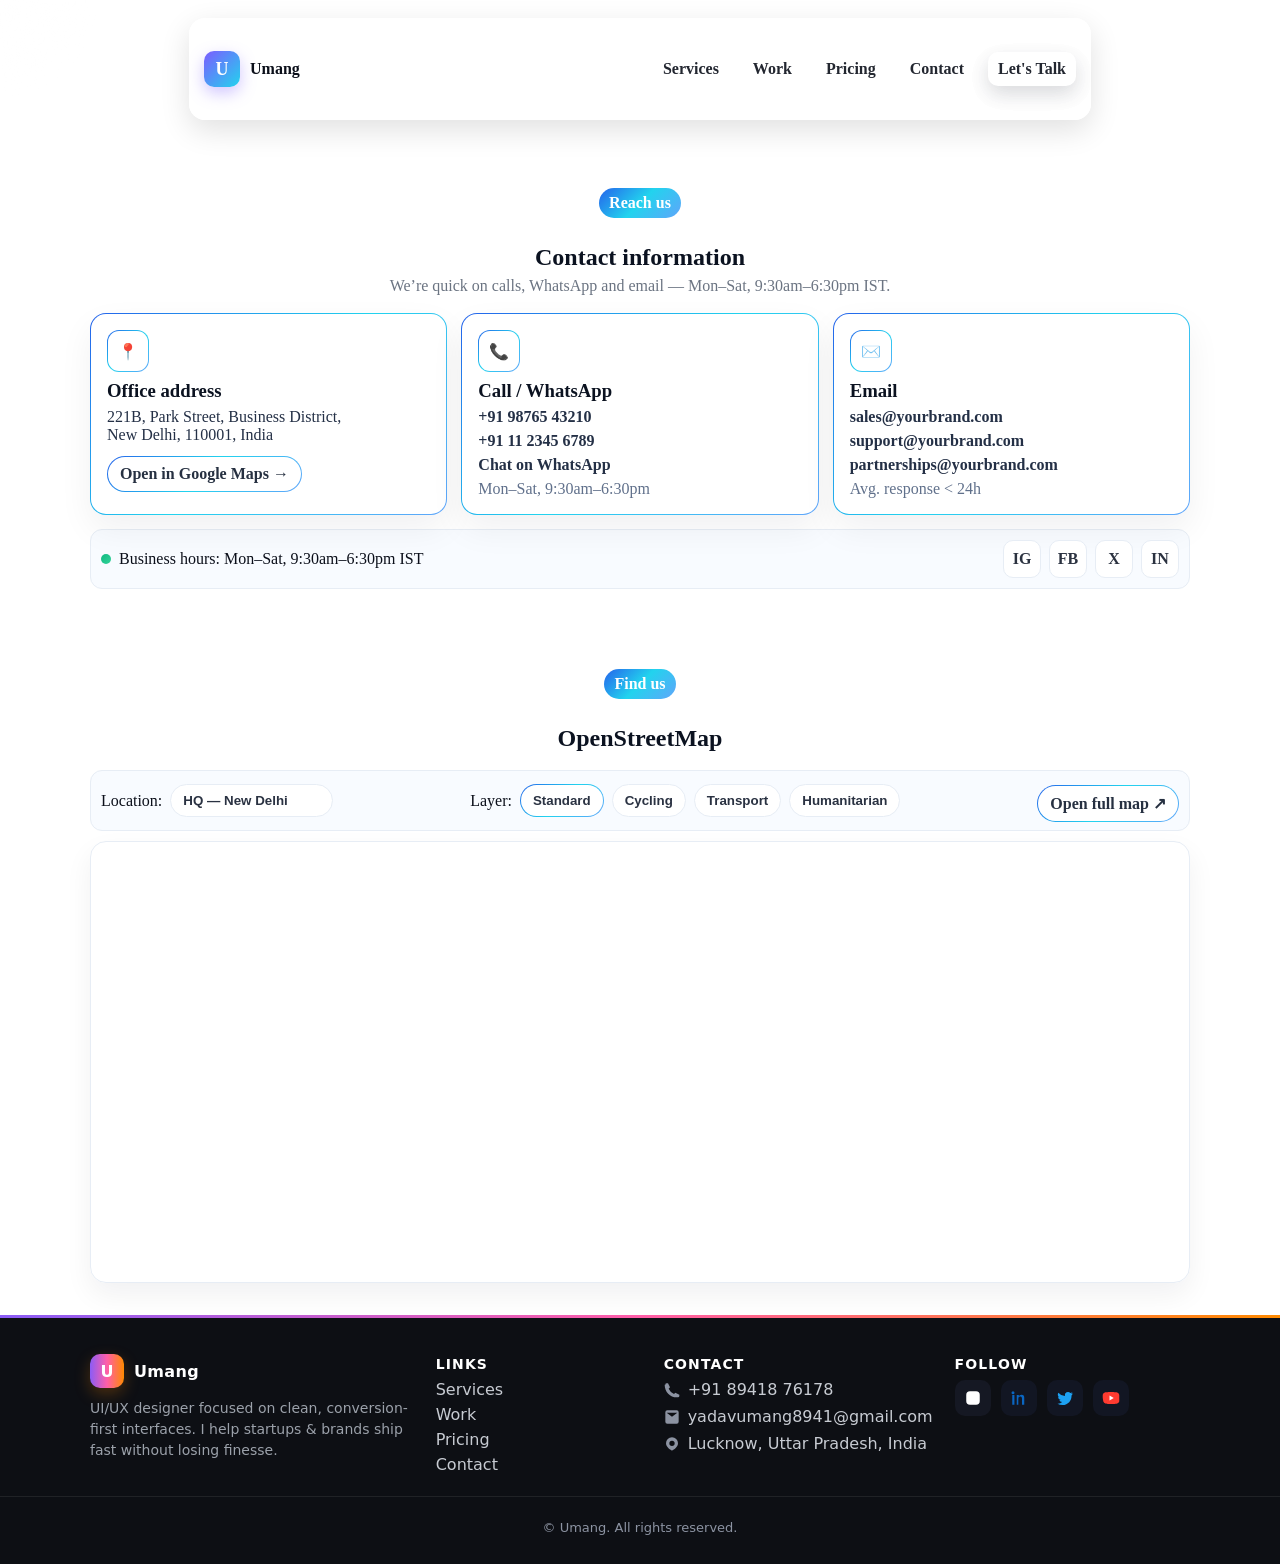
<file: contactme.html>
<!DOCTYPE html>
<html lang="en">
<head>
  <meta charset="UTF-8" />
  <meta name="viewport" content="width=device-width, initial-scale=1.0" />
  <title>Umang  Yadav</title>
  <link rel="stylesheet" href="style.css">
  <link rel="stylesheet" href="contactme.css">

</head>
<body>
  <!-- NAVBAR (user snippet integrated) -->
  <div class="nav-fixed-wrapper">
    <nav class="nav-card">
      <div class="nav-inner">
        <a class="brand" href="#">
          <span class="logo">U</span>
          <span>Umang</span>
        </a>
        <div class="nav-links">
          <a href="index.html">Services</a>
          <a href="work.html">Work</a>
          <a href="pricing.html">Pricing</a>
          <a href="contactme.html">Contact</a>
          <a class="cta-btn" href="https://wa.me/918941876178?text=Hi%20Umang%2C%20Let's%20Talk" target="_blank">Let's Talk</a>
        </div>
        <button class="hamburger" id="hamburger">
          <span class="bar"></span>
          <span class="bar"></span>
          <span class="bar"></span>
        </button>
      </div>
      <div class="mobile-menu" id="mobileMenu">
        <a href="#services">Services</a>
        <a href="work.html">Work</a>
        <a href="pricing.html">Pricing</a>
        <a href="contactme.html">Contact</a>
        <a class="cta-btn" href="https://wa.me/918941876178?text=Hi%20Umang%2C%20Let's%20Talk" target="_blank">Let's Talk</a>
      </div>
    </nav>
  </div>

  <main>
    <!-- STICKY HERO (starts right away, no blank space at top) -->

    <!-- section 2 -->
<!-- ============ CONTACT: SECTION 1 (Info cards) ============ -->
<section class="contactme-section contactme-section--info" aria-labelledby="cm-info-title">
  <div class="cm-container">
    <header class="cm-head">
      <p class="cm-eyebrow">Reach us</p>
      <h2 id="cm-info-title" class="cm-title">Contact information</h2>
      <p class="cm-sub">We’re quick on calls, WhatsApp and email — Mon–Sat, 9:30am–6:30pm IST.</p>
    </header>

    <div class="cm-grid cm-grid--3">
      <!-- Address -->
      <article class="cm-card">
        <div class="cm-ico cm-ico--pin" aria-hidden="true"></div>
        <h3 class="cm-card-title">Office address</h3>
        <p class="cm-txt">
          221B, Park Street, Business District,<br>
          New Delhi, 110001, India
        </p>
        <a class="cm-link" href="https://maps.google.com" target="_blank" rel="noopener">Open in Google Maps →</a>
      </article>

      <!-- Call / WhatsApp -->
      <article class="cm-card">
        <div class="cm-ico cm-ico--phone" aria-hidden="true"></div>
        <h3 class="cm-card-title">Call / WhatsApp</h3>
        <ul class="cm-list">
          <li><a href="tel:+919876543210">+91 98765 43210</a></li>
          <li><a href="tel:+911123456789">+91 11 2345 6789</a></li>
          <li><a href="https://wa.me/919876543210" target="_blank" rel="noopener">Chat on WhatsApp</a></li>
        </ul>
        <p class="cm-hint">Mon–Sat, 9:30am–6:30pm</p>
      </article>

      <!-- Email -->
      <article class="cm-card">
        <div class="cm-ico cm-ico--mail" aria-hidden="true"></div>
        <h3 class="cm-card-title">Email</h3>
        <ul class="cm-list">
          <li><a href="mailto:sales@yourbrand.com">sales@yourbrand.com</a></li>
          <li><a href="mailto:support@yourbrand.com">support@yourbrand.com</a></li>
          <li><a href="mailto:partnerships@yourbrand.com">partnerships@yourbrand.com</a></li>
        </ul>
        <p class="cm-hint">Avg. response &lt; 24h</p>
      </article>
    </div>

    <div class="cm-strip">
      <div class="cm-hours"><span class="cm-dot"></span> Business hours: Mon–Sat, 9:30am–6:30pm IST</div>
      <div class="cm-social" aria-label="Social">
        <a href="#" aria-label="Instagram">IG</a>
        <a href="#" aria-label="Facebook">FB</a>
        <a href="#" aria-label="X">X</a>
        <a href="#" aria-label="LinkedIn">IN</a>
      </div>
    </div>
  </div>
</section>

<!-- ============ CONTACT: SECTION 2 (Form + Help) ============ -->


<!-- ============ CONTACT: SECTION 3 (Map) ============ -->
<section class="contactme-section contactme-section--map" aria-labelledby="cm-map-title">
  <div class="cm-container">
    <header class="cm-head">
      <p class="cm-eyebrow">Find us</p>
      <h2 id="cm-map-title" class="cm-title">OpenStreetMap</h2>
      <!-- <p class="cm-sub">No API key needed — pick a view or change the layer.</p> -->
    </header>

    <div class="cm-controls" role="toolbar" aria-label="Map controls">
      <div class="cm-group">
        <label for="cm3-views">Location:</label>
        <select id="cm3-views" class="cm-select-native" aria-label="Choose location">
          <option value="hq" selected>HQ — New Delhi</option>
          <option value="branch">Branch — Hapur</option>
          <option value="intl">Intl Rep — Ghaziabad</option>
        </select>
      </div>

      <div class="cm-group">
        <span>Layer:</span>
        <button type="button" class="cm-chip is-active" data-layer="mapnik">Standard</button>
        <button type="button" class="cm-chip" data-layer="cyclemap">Cycling</button>
        <button type="button" class="cm-chip" data-layer="transportmap">Transport</button>
        <button type="button" class="cm-chip" data-layer="hot">Humanitarian</button>
      </div>

      <a id="cm3-osm-link" class="cm-link" href="#" target="_blank" rel="noopener">Open full map ↗</a>
    </div>

    <div class="cm-mapwrap">
      <iframe id="cm3-osm" class="cm-map" src="" loading="lazy" aria-label="Map"></iframe>
    </div>
  </div>
</section>

<!-- //////////////////////////////////// curser change //////////////////////////////////////// -->
        <div class="cursor-glow" id="cursorGlow"></div>
        <canvas class="particles" id="particles"></canvas>

<!-- ////////////////////////////////////////////////////////////////////////////////////////// -->
 <!-- /////////////////// section 3 ///////////////////////////// -->


<!-- ////////////////////////////////////////////////////////////////////////////////////////////////////////////////////////////// -->
 <!-- ///////////////////////////// section 4 //////////////////////////////////////// -->


<!-- ///////////////////////////////////////////////////////////////////////////////////////////////////////////////////////////////// -->
 <!-- //////////////////////////////////// section 5 ///////////////////////////////////////////////// -->


  
<!-- ///////////////////////////////////////////////////////////////////////////////////////////////////////////////////////// -->
 <!-- //////////////////////////////// section 6 ///////////////////////////// -->



<!-- ////////////////////////////////////////////////////////////////////////////////////////////////////////////////////////// -->
 <!-- /////////////////////////////////////////// section 7 /////////////////////////////////////////////////// -->



<footer class="footer-compact">
  <div class="f-container">
    <!-- Brand & about -->
    <div class="f-brand">
      <a class="f-logo" href="#">
        <span class="f-badge">U</span>
        <span class="f-name">Umang</span>
      </a>
      <p class="f-about">
        UI/UX designer focused on clean, conversion-first interfaces.
        I help startups & brands ship fast without losing finesse.
      </p>
    </div>

    <!-- Quick links -->
    <nav class="f-nav" aria-label="Footer">
      <h4>Links</h4>
      <ul>
        <li><a href="#services">Services</a></li>
        <li><a href="#work">Work</a></li>
        <li><a href="#pricing">Pricing</a></li>
        <li><a href="#contact">Contact</a></li>
      </ul>
    </nav>

    <!-- Contact -->
    <div class="f-contact">
      <h4>Contact</h4>
      <ul>
        <li>
          <svg viewBox="0 0 24 24" aria-hidden="true"><path d="M2 4a2 2 0 0 1 2-2h2l3 6-2 2a16 16 0 0 0 8 8l2-2 6 3v2a2 2 0 0 1-2 2h-2C9.163 23 1 14.837 1 4V4z" fill="currentColor"/></svg>
          <a href="tel:+918941876178">+91&nbsp;89418&nbsp;76178</a>
        </li>
        <li>
          <svg viewBox="0 0 24 24" aria-hidden="true"><path d="M2 5a3 3 0 0 1 3-3h14a3 3 0 0 1 3 3v14a3 3 0 0 1-3 3H5a3 3 0 0 1-3-3V5zm2 .5 8 6 8-6" fill="currentColor"/></svg>
          <a href="mailto:yadavumang8941@gmail.com">yadavumang8941@gmail.com</a>
        </li>
        <li>
          <svg viewBox="0 0 24 24" aria-hidden="true"><path d="M12 2a9 9 0 0 0-9 9c0 7 9 11 9 11s9-4 9-11a9 9 0 0 0-9-9zm0 5a4 4 0 1 1 0 8 4 4 0 0 1 0-8z" fill="currentColor"/></svg>
          <span>Lucknow, Uttar Pradesh, India</span>
        </li>
      </ul>
    </div>

    <!-- Social -->
    <div class="f-social">
      <h4>Follow</h4>
      <div class="f-icons">
        <a href="#" aria-label="Instagram" class="ig">
          <svg viewBox="0 0 24 24" aria-hidden="true"><rect x="3" y="3" width="18" height="18" rx="5"/><circle cx="12" cy="12" r="3.4" fill="#fff"/><circle cx="17.5" cy="6.5" r="1.4" fill="#fff"/></svg>
        </a>
        <a href="#" aria-label="LinkedIn" class="li">
          <svg viewBox="0 0 24 24" aria-hidden="true"><path d="M4 3a2 2 0 1 0 0 4 2 2 0 0 0 0-4zM3 8h2.9v13H3zM9 8h2.8v1.8h.1c.4-.8 1.5-2 3.6-2 3 0 3.5 2 3.5 4.6V21H16V13.8c0-1.7-.1-3.8-2.3-3.8-2.3 0-2.6 1.8-2.6 3.7V21H9z" fill="currentColor"/></svg>
        </a>
        <a href="#" aria-label="Twitter" class="tw">
          <svg viewBox="0 0 24 24" aria-hidden="true"><path d="M22.46 6c-.77.34-1.6.57-2.47.68a4.3 4.3 0 0 0 1.88-2.38 8.59 8.59 0 0 1-2.72 1.04 4.28 4.28 0 0 0-7.29 3.9A12.14 12.14 0 0 1 3.15 4.9a4.27 4.27 0 0 0 1.33 5.71c-.62-.02-1.21-.2-1.73-.48v.05a4.28 4.28 0 0 0 3.43 4.2 4.3 4.3 0 0 1-1.12.15c-.27 0-.54-.03-.79-.08a4.28 4.28 0 0 0 3.99 2.96A8.59 8.59 0 0 1 2 19.54a12.11 12.11 0 0 0 6.56 1.92c7.87 0 12.18-6.52 12.18-12.18l-.01-.56A8.6 8.6 0 0 0 22.46 6z" fill="currentColor"/></svg>
        </a>
        <a href="#" aria-label="YouTube" class="yt">
          <svg viewBox="0 0 24 24" aria-hidden="true"><path d="M23 7.5a4 4 0 0 0-2.8-2.8C18.3 4 12 4 12 4s-6.3 0-8.2.7A4 4 0 0 0 1 7.5 41 41 0 0 0 1 12a41 41 0 0 0 .8 4.5 4 4 0 0 0 2.8 2.8C6.7 20 12 20 12 20s6.3 0 8.2-.7a4 4 0 0 0 2.8-2.8A41 41 0 0 0 23 12a41 41 0 0 0 0-4.5Z" fill="currentColor"/><path d="M10 8.7v6.6l5.7-3.3L10 8.7z" fill="#fff"/></svg>
        </a>
      </div>
    </div>
  </div>

  <div class="f-bottom">
    <p>© <span id="year"></span> Umang. All rights reserved.</p>
  </div>
</footer>


  </main>

  <script>
    // ===== NAV: hamburger open/close =====
    const navCard = document.querySelector('.nav-card');
    const burger = document.getElementById('hamburger');
    const mobileMenu = document.getElementById('mobileMenu');
    burger.addEventListener('click', ()=>{
      const isOpen = navCard.classList.toggle('open');
      burger.setAttribute('aria-expanded', String(isOpen));
      mobileMenu.setAttribute('aria-hidden', String(!isOpen));
    });
    document.addEventListener('click', (e)=>{
      if(!navCard.contains(e.target) && navCard.classList.contains('open')){
        navCard.classList.remove('open');
        burger.setAttribute('aria-expanded','false');
        mobileMenu.setAttribute('aria-hidden','true');
      }
    });


  </script>




<script>
(function(){
  // Centers: [lon, lat]
  const VIEWS = {
    hq:     { name: 'New Delhi', center: [77.2090, 28.6139], zoom: 14 },
    branch: { name: 'Hapur',    center: [77.77588, 28.73058], zoom: 14 },
    intl:   { name: 'Ghaziabad',     center: [77.44979, 28.66786], zoom: 13 }
  };

  const iframe   = document.getElementById('cm3-osm');
  const sel      = document.getElementById('cm3-views');
  const fullLink = document.getElementById('cm3-osm-link');
  const layerBtns= Array.from(document.querySelectorAll('.cm-chip[data-layer]'));

  let currentLayer = 'mapnik';

  function buildOSMUrl(lon, lat, z, layer){
    // Small bbox around center (~3km radius depending on lat)
    const d = 0.03;
    const bbox = [
      (lon-d).toFixed(5),(lat-d).toFixed(5),
      (lon+d).toFixed(5),(lat+d).toFixed(5)
    ].join('%2C');
    return `https://www.openstreetmap.org/export/embed.html?bbox=${bbox}&layer=${layer}&marker=${lat.toFixed(5)}%2C${lon.toFixed(5)}`;
  }
  function buildFullLink(lon, lat, z){
    return `https://www.openstreetmap.org/?mlat=${lat}&mlon=${lon}#map=${z}/${lat}/${lon}`;
  }
  function applyView(key){
    const v = VIEWS[key] || VIEWS.hq;
    const [lon, lat] = v.center;
    iframe.src = buildOSMUrl(lon, lat, v.zoom, currentLayer);
    fullLink.href = buildFullLink(lon, lat, v.zoom);
  }

  if (sel && iframe && fullLink){
    applyView(sel.value);
    sel.addEventListener('change', () => applyView(sel.value));
    layerBtns.forEach(btn => {
      btn.addEventListener('click', () => {
        layerBtns.forEach(b => b.classList.remove('is-active'));
        btn.classList.add('is-active');
        currentLayer = btn.dataset.layer; // mapnik | cyclemap | transportmap | hot
        applyView(sel.value);
      });
    });
  }
})();
</script>

<script>
  const cvs = document.getElementById('particles');
  const glow = document.getElementById('cursorGlow');
  const ctx  = cvs.getContext('2d');

  // FULL viewport sizing
  function resize(){
    cvs.width  = window.innerWidth;
    cvs.height = window.innerHeight;
  }
  resize();
  window.addEventListener('resize', resize);

  // mouse tracking (viewport coords)
  let mouse = {x: window.innerWidth/2, y: window.innerHeight/2, vx:0, vy:0};
  window.addEventListener('mousemove', (e)=>{
    mouse.vx = e.clientX - mouse.x;
    mouse.vy = e.clientY - mouse.y;
    mouse.x = e.clientX;
    mouse.y = e.clientY;
    glow.style.transform = `translate(${mouse.x}px, ${mouse.y}px)`;
    const speed = Math.hypot(mouse.vx, mouse.vy);
    const count = Math.min(12, 3 + Math.floor(speed/12));
    for(let i=0;i<count;i++) spawn(mouse.x, mouse.y, speed>18);
  });

  // particles same as pehle (bas viewport-based)
  const parts = [];
  function spawn(x,y,burst){
    const ang = Math.random()*Math.PI*2;
    const mag = burst ? (2+Math.random()*5) : (0.5+Math.random()*1.6);
    parts.push({
      x, y,
      vx: Math.cos(ang)*mag + mouse.vx*0.02,
      vy: Math.sin(ang)*mag + mouse.vy*0.02,
      r: burst ? (2+Math.random()*3) : (1+Math.random()*2.2),
      life: burst ? 28+Math.random()*18 : 36+Math.random()*28,
      hue: (260 + Math.random()*160) % 360,
      alpha: 1
    });
  }

  function step(){
    ctx.clearRect(0,0,cvs.width,cvs.height);
    for(let i=parts.length-1;i>=0;i--){
      const p = parts[i];
      p.x += p.vx; p.y += p.vy;
      p.vy += 0.02;
      p.vx *= 0.985; p.vy *= 0.985;
      p.life -= 1; p.alpha = Math.max(0, p.life/60);
      const g = ctx.createRadialGradient(p.x, p.y, 0, p.x, p.y, p.r*6);
      g.addColorStop(0, `hsla(${p.hue},100%,70%,${0.9*p.alpha})`);
      g.addColorStop(1, `hsla(${p.hue},100%,50%,0)`);
      ctx.fillStyle = g;
      ctx.beginPath(); ctx.arc(p.x, p.y, p.r*3, 0, Math.PI*2); ctx.fill();
      if(p.life<=0) parts.splice(i,1);
    }
    requestAnimationFrame(step);
  }
  step();
</script>



</body>
</html>
</file>
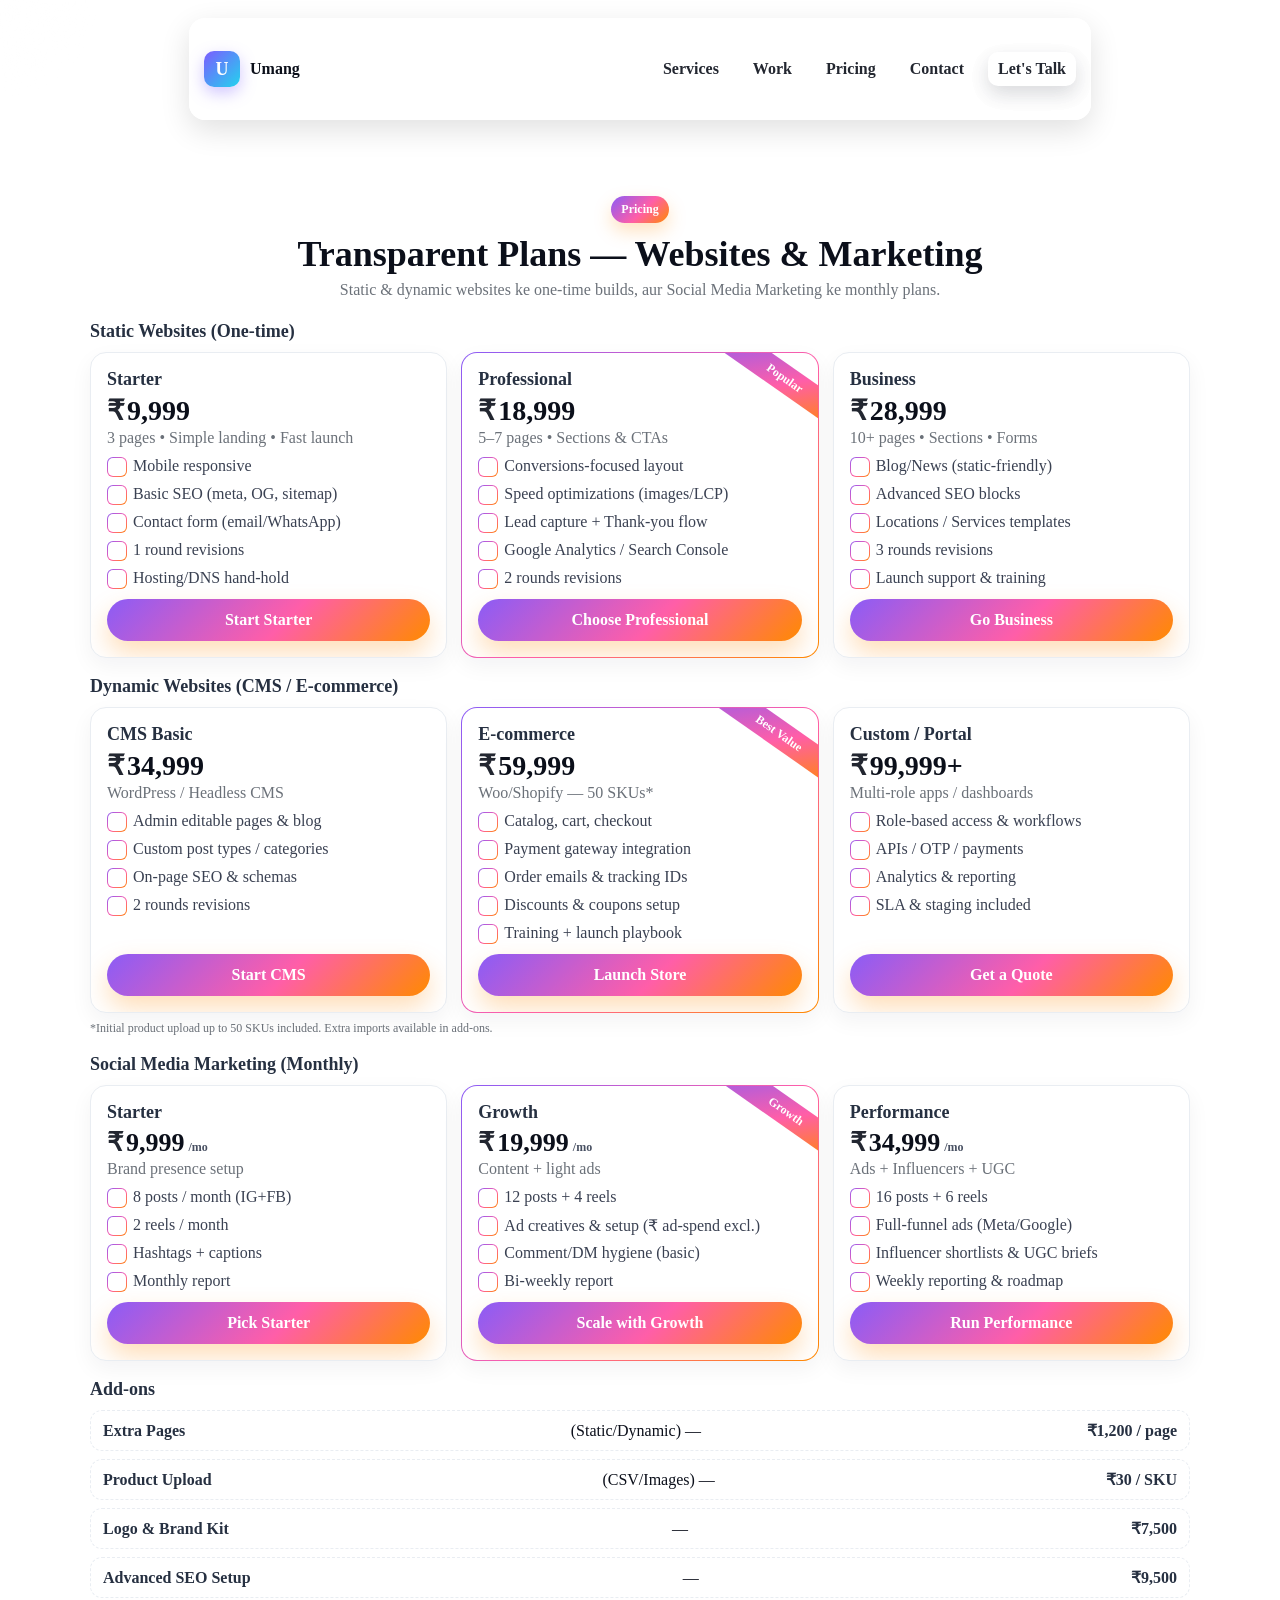
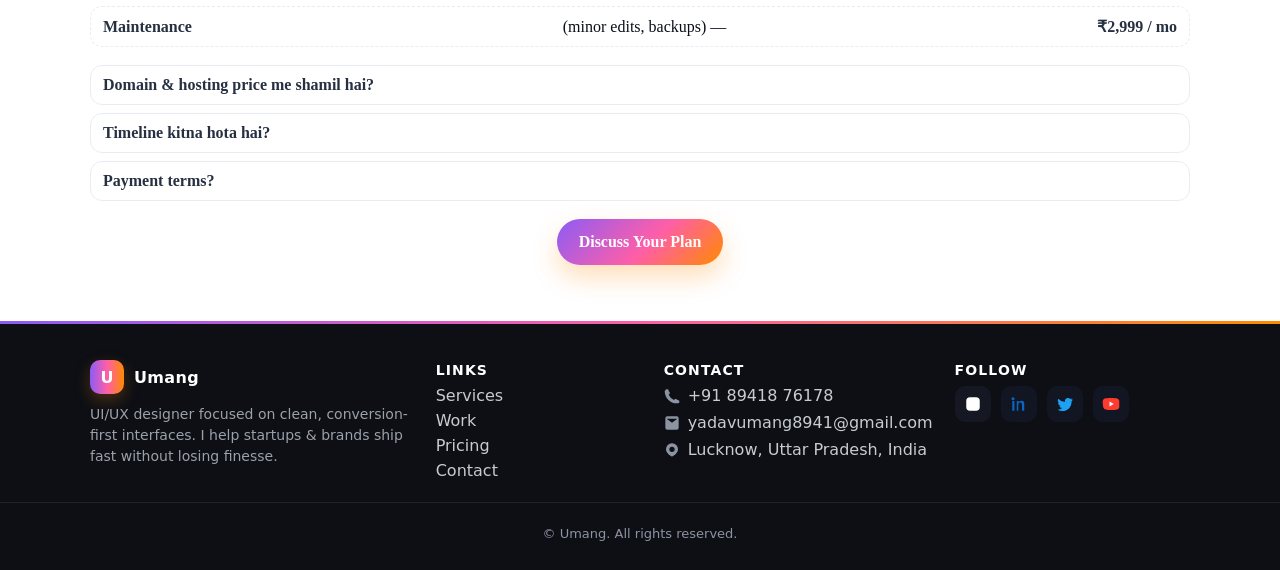
<file: pricing.html>
<!DOCTYPE html>
<html lang="en">
<head>
  <meta charset="UTF-8" />
  <meta name="viewport" content="width=device-width, initial-scale=1.0" />
  <title>Umang  Yadav</title>
  <link rel="stylesheet" href="style.css">
  <link rel="stylesheet" href="pricing.css">

</head>
<body>
  <!-- NAVBAR (user snippet integrated) -->
  <div class="nav-fixed-wrapper">
    <nav class="nav-card">
      <div class="nav-inner">
        <a class="brand" href="#">
          <span class="logo">U</span>
          <span>Umang</span>
        </a>
        <div class="nav-links">
          <a href="index.html">Services</a>
          <a href="work.html">Work</a>
          <a href="pricing.html">Pricing</a>
          <a href="contactme.html">Contact</a>
          <a class="cta-btn" href="https://wa.me/918941876178?text=Hi%20Umang%2C%20Let's%20Talk" target="_blank">Let's Talk</a>
        </div>
        <button class="hamburger" id="hamburger">
          <span class="bar"></span>
          <span class="bar"></span>
          <span class="bar"></span>
        </button>
      </div>
      <div class="mobile-menu" id="mobileMenu">
        <a href="index.html">Services</a>
        <a href="work.html">Work</a>
        <a href="pricing.html">Pricing</a>
        <a href="#contact">Contact</a>
        <a class="cta-btn" href="https://wa.me/918941876178?text=Hi%20Umang%2C%20Let's%20Talk" target="_blank">Let's Talk</a>
      </div>
    </nav>
  </div>

  <main>
    <!-- STICKY HERO (starts right away, no blank space at top) -->


    <!-- <section class="below">More content below…</section> -->

    <!-- section 2 -->
<section class="pricing-section1" id="pricing">
  <div class="pricing-section1__inner">

    <!-- HEADER -->
    <header class="pricing-section1__head">
      <span class="pricing-section1__pill">Pricing</span>
      <h2 class="pricing-section1__title">Transparent Plans — Websites & Marketing</h2>
      <p class="pricing-section1__sub">Static & dynamic websites ke one-time builds, aur Social Media Marketing ke monthly plans.</p>
    </header>

    <!-- STATIC WEBSITES -->
    <section class="pricing-section1__group">
      <h3 class="pricing-section1__group-title">Static Websites (One-time)</h3>
      <div class="pricing-section1__grid">
        <!-- Card 1 -->
        <article class="pricing-section1__card">
          <header class="pricing-section1__card-head">
            <h4>Starter</h4>
            <p class="pricing-section1__price"><span class="cur">₹</span>9,999</p>
            <p class="pricing-section1__note">3 pages • Simple landing • Fast launch</p>
          </header>
          <ul class="pricing-section1__list">
            <li>Mobile responsive</li>
            <li>Basic SEO (meta, OG, sitemap)</li>
            <li>Contact form (email/WhatsApp)</li>
            <li>1 round revisions</li>
            <li>Hosting/DNS hand-hold</li>
          </ul>
          <a class="pricing-section1__btn" href="#contact">Start Starter</a>
        </article>

        <!-- Card 2 -->
        <article class="pricing-section1__card pricing-section1__card--popular">
          <header class="pricing-section1__card-head">
            <div class="tag">Popular</div>
            <h4>Professional</h4>
            <p class="pricing-section1__price"><span class="cur">₹</span>18,999</p>
            <p class="pricing-section1__note">5–7 pages • Sections & CTAs</p>
          </header>
          <ul class="pricing-section1__list">
            <li>Conversions-focused layout</li>
            <li>Speed optimizations (images/LCP)</li>
            <li>Lead capture + Thank-you flow</li>
            <li>Google Analytics / Search Console</li>
            <li>2 rounds revisions</li>
          </ul>
          <a class="pricing-section1__btn" href="#contact">Choose Professional</a>
        </article>

        <!-- Card 3 -->
        <article class="pricing-section1__card">
          <header class="pricing-section1__card-head">
            <h4>Business</h4>
            <p class="pricing-section1__price"><span class="cur">₹</span>28,999</p>
            <p class="pricing-section1__note">10+ pages • Sections • Forms</p>
          </header>
          <ul class="pricing-section1__list">
            <li>Blog/News (static-friendly)</li>
            <li>Advanced SEO blocks</li>
            <li>Locations / Services templates</li>
            <li>3 rounds revisions</li>
            <li>Launch support & training</li>
          </ul>
          <a class="pricing-section1__btn" href="#contact">Go Business</a>
        </article>
      </div>
    </section>

    <!-- DYNAMIC WEBSITES -->
    <section class="pricing-section1__group">
      <h3 class="pricing-section1__group-title">Dynamic Websites (CMS / E-commerce)</h3>
      <div class="pricing-section1__grid">
        <article class="pricing-section1__card">
          <header class="pricing-section1__card-head">
            <h4>CMS Basic</h4>
            <p class="pricing-section1__price"><span class="cur">₹</span>34,999</p>
            <p class="pricing-section1__note">WordPress / Headless CMS</p>
          </header>
          <ul class="pricing-section1__list">
            <li>Admin editable pages & blog</li>
            <li>Custom post types / categories</li>
            <li>On-page SEO & schemas</li>
            <li>2 rounds revisions</li>
          </ul>
          <a class="pricing-section1__btn" href="#contact">Start CMS</a>
        </article>

        <article class="pricing-section1__card pricing-section1__card--popular">
          <header class="pricing-section1__card-head">
            <div class="tag">Best Value</div>
            <h4>E-commerce</h4>
            <p class="pricing-section1__price"><span class="cur">₹</span>59,999</p>
            <p class="pricing-section1__note">Woo/Shopify — 50 SKUs*</p>
          </header>
          <ul class="pricing-section1__list">
            <li>Catalog, cart, checkout</li>
            <li>Payment gateway integration</li>
            <li>Order emails & tracking IDs</li>
            <li>Discounts & coupons setup</li>
            <li>Training + launch playbook</li>
          </ul>
          <a class="pricing-section1__btn" href="#contact">Launch Store</a>
        </article>

        <article class="pricing-section1__card">
          <header class="pricing-section1__card-head">
            <h4>Custom / Portal</h4>
            <p class="pricing-section1__price"><span class="cur">₹</span>99,999+</p>
            <p class="pricing-section1__note">Multi-role apps / dashboards</p>
          </header>
          <ul class="pricing-section1__list">
            <li>Role-based access & workflows</li>
            <li>APIs / OTP / payments</li>
            <li>Analytics & reporting</li>
            <li>SLA & staging included</li>
          </ul>
          <a class="pricing-section1__btn" href="#contact">Get a Quote</a>
        </article>
      </div>
      <p class="pricing-section1__footnote">*Initial product upload up to 50 SKUs included. Extra imports available in add-ons.</p>
    </section>

    <!-- SOCIAL MEDIA MARKETING -->
    <section class="pricing-section1__group">
      <h3 class="pricing-section1__group-title">Social Media Marketing (Monthly)</h3>
      <div class="pricing-section1__grid pricing-section1__grid--smm">
        <article class="pricing-section1__card">
          <header class="pricing-section1__card-head">
            <h4>Starter</h4>
            <p class="pricing-section1__price"><span class="cur">₹</span>9,999<span class="per">/mo</span></p>
            <p class="pricing-section1__note">Brand presence setup</p>
          </header>
          <ul class="pricing-section1__list">
            <li>8 posts / month (IG+FB)</li>
            <li>2 reels / month</li>
            <li>Hashtags + captions</li>
            <li>Monthly report</li>
          </ul>
          <a class="pricing-section1__btn" href="#contact">Pick Starter</a>
        </article>

        <article class="pricing-section1__card pricing-section1__card--popular">
          <header class="pricing-section1__card-head">
            <div class="tag">Growth</div>
            <h4>Growth</h4>
            <p class="pricing-section1__price"><span class="cur">₹</span>19,999<span class="per">/mo</span></p>
            <p class="pricing-section1__note">Content + light ads</p>
          </header>
          <ul class="pricing-section1__list">
            <li>12 posts + 4 reels</li>
            <li>Ad creatives & setup (₹ ad-spend excl.)</li>
            <li>Comment/DM hygiene (basic)</li>
            <li>Bi-weekly report</li>
          </ul>
          <a class="pricing-section1__btn" href="#contact">Scale with Growth</a>
        </article>

        <article class="pricing-section1__card">
          <header class="pricing-section1__card-head">
            <h4>Performance</h4>
            <p class="pricing-section1__price"><span class="cur">₹</span>34,999<span class="per">/mo</span></p>
            <p class="pricing-section1__note">Ads + Influencers + UGC</p>
          </header>
          <ul class="pricing-section1__list">
            <li>16 posts + 6 reels</li>
            <li>Full-funnel ads (Meta/Google)</li>
            <li>Influencer shortlists & UGC briefs</li>
            <li>Weekly reporting & roadmap</li>
          </ul>
          <a class="pricing-section1__btn" href="#contact">Run Performance</a>
        </article>
      </div>
    </section>

    <!-- ADD-ONS -->
    <section class="pricing-section1__addons">
      <h3 class="pricing-section1__group-title">Add-ons</h3>
      <ul class="pricing-section1__addon-list">
        <li><b>Extra Pages</b> (Static/Dynamic) — <span>₹1,200 / page</span></li>
        <li><b>Product Upload</b> (CSV/Images) — <span>₹30 / SKU</span></li>
        <li><b>Logo & Brand Kit</b> — <span>₹7,500</span></li>
        <li><b>Advanced SEO Setup</b> — <span>₹9,500</span></li>
        <li><b>Maintenance</b> (minor edits, backups) — <span>₹2,999 / mo</span></li>
      </ul>
    </section>

    <!-- FAQ -->
    <section class="pricing-section1__faq">
      <details>
        <summary>Domain & hosting price me shamil hai?</summary>
        <div>Usually separate. Guidance + setup free; domain/hosting actuals per provider (Hostinger/Cloudflare etc.).</div>
      </details>
      <details>
        <summary>Timeline kitna hota hai?</summary>
        <div>Static: ~5–10 working days; Dynamic/CMS: ~2–4 weeks; E-commerce: scope ke hisaab se 3–6 weeks.</div>
      </details>
      <details>
        <summary>Payment terms?</summary>
        <div>50% advance • 50% pre-launch. Monthly plans pre-paid.</div>
      </details>
    </section>

    <!-- CTA -->
    <div class="pricing-section1__cta">
      <a class="pricing-section1__btn pricing-section1__btn--lg" href="https://wa.me/918941876178?text=Hi%20Umang%2C%20I%20want%20the%20pricing%20plan">Discuss Your Plan</a>
    </div>

  </div>
</section>

<!-- //////////////////////////////////// curser change //////////////////////////////////////// -->
        <div class="cursor-glow" id="cursorGlow"></div>
        <canvas class="particles" id="particles"></canvas>

<!-- ////////////////////////////////////////////////////////////////////////////////////////// -->
 <!-- /////////////////// section 3 ///////////////////////////// -->
  <!-- Services Section -->


<!-- ////////////////////////////////////////////////////////////////////////////////////////////////////////////////////////////// -->
 <!-- ///////////////////////////// section 4 //////////////////////////////////////// -->


<!-- ///////////////////////////////////////////////////////////////////////////////////////////////////////////////////////////////// -->
 <!-- //////////////////////////////////// section 5 ///////////////////////////////////////////////// -->


  
<!-- ///////////////////////////////////////////////////////////////////////////////////////////////////////////////////////// -->
 <!-- //////////////////////////////// section 6 ///////////////////////////// -->
  <!-- =================== JOURNEY / SOCIAL CARDS =================== -->



<!-- ////////////////////////////////////////////////////////////////////////////////////////////////////////////////////////// -->
 <!-- /////////////////////////////////////////// section 7 /////////////////////////////////////////////////// -->



<footer class="footer-compact">
  <div class="f-container">
    <!-- Brand & about -->
    <div class="f-brand">
      <a class="f-logo" href="#">
        <span class="f-badge">U</span>
        <span class="f-name">Umang</span>
      </a>
      <p class="f-about">
        UI/UX designer focused on clean, conversion-first interfaces.
        I help startups & brands ship fast without losing finesse.
      </p>
    </div>

    <!-- Quick links -->
    <nav class="f-nav" aria-label="Footer">
      <h4>Links</h4>
      <ul>
        <li><a href="#services">Services</a></li>
        <li><a href="#work">Work</a></li>
        <li><a href="#pricing">Pricing</a></li>
        <li><a href="#contact">Contact</a></li>
      </ul>
    </nav>

    <!-- Contact -->
    <div class="f-contact">
      <h4>Contact</h4>
      <ul>
        <li>
          <svg viewBox="0 0 24 24" aria-hidden="true"><path d="M2 4a2 2 0 0 1 2-2h2l3 6-2 2a16 16 0 0 0 8 8l2-2 6 3v2a2 2 0 0 1-2 2h-2C9.163 23 1 14.837 1 4V4z" fill="currentColor"/></svg>
          <a href="tel:+918941876178">+91&nbsp;89418&nbsp;76178</a>
        </li>
        <li>
          <svg viewBox="0 0 24 24" aria-hidden="true"><path d="M2 5a3 3 0 0 1 3-3h14a3 3 0 0 1 3 3v14a3 3 0 0 1-3 3H5a3 3 0 0 1-3-3V5zm2 .5 8 6 8-6" fill="currentColor"/></svg>
          <a href="mailto:yadavumang8941@gmail.com">yadavumang8941@gmail.com</a>
        </li>
        <li>
          <svg viewBox="0 0 24 24" aria-hidden="true"><path d="M12 2a9 9 0 0 0-9 9c0 7 9 11 9 11s9-4 9-11a9 9 0 0 0-9-9zm0 5a4 4 0 1 1 0 8 4 4 0 0 1 0-8z" fill="currentColor"/></svg>
          <span>Lucknow, Uttar Pradesh, India</span>
        </li>
      </ul>
    </div>

    <!-- Social -->
    <div class="f-social">
      <h4>Follow</h4>
      <div class="f-icons">
        <a href="#" aria-label="Instagram" class="ig">
          <svg viewBox="0 0 24 24" aria-hidden="true"><rect x="3" y="3" width="18" height="18" rx="5"/><circle cx="12" cy="12" r="3.4" fill="#fff"/><circle cx="17.5" cy="6.5" r="1.4" fill="#fff"/></svg>
        </a>
        <a href="#" aria-label="LinkedIn" class="li">
          <svg viewBox="0 0 24 24" aria-hidden="true"><path d="M4 3a2 2 0 1 0 0 4 2 2 0 0 0 0-4zM3 8h2.9v13H3zM9 8h2.8v1.8h.1c.4-.8 1.5-2 3.6-2 3 0 3.5 2 3.5 4.6V21H16V13.8c0-1.7-.1-3.8-2.3-3.8-2.3 0-2.6 1.8-2.6 3.7V21H9z" fill="currentColor"/></svg>
        </a>
        <a href="#" aria-label="Twitter" class="tw">
          <svg viewBox="0 0 24 24" aria-hidden="true"><path d="M22.46 6c-.77.34-1.6.57-2.47.68a4.3 4.3 0 0 0 1.88-2.38 8.59 8.59 0 0 1-2.72 1.04 4.28 4.28 0 0 0-7.29 3.9A12.14 12.14 0 0 1 3.15 4.9a4.27 4.27 0 0 0 1.33 5.71c-.62-.02-1.21-.2-1.73-.48v.05a4.28 4.28 0 0 0 3.43 4.2 4.3 4.3 0 0 1-1.12.15c-.27 0-.54-.03-.79-.08a4.28 4.28 0 0 0 3.99 2.96A8.59 8.59 0 0 1 2 19.54a12.11 12.11 0 0 0 6.56 1.92c7.87 0 12.18-6.52 12.18-12.18l-.01-.56A8.6 8.6 0 0 0 22.46 6z" fill="currentColor"/></svg>
        </a>
        <a href="#" aria-label="YouTube" class="yt">
          <svg viewBox="0 0 24 24" aria-hidden="true"><path d="M23 7.5a4 4 0 0 0-2.8-2.8C18.3 4 12 4 12 4s-6.3 0-8.2.7A4 4 0 0 0 1 7.5 41 41 0 0 0 1 12a41 41 0 0 0 .8 4.5 4 4 0 0 0 2.8 2.8C6.7 20 12 20 12 20s6.3 0 8.2-.7a4 4 0 0 0 2.8-2.8A41 41 0 0 0 23 12a41 41 0 0 0 0-4.5Z" fill="currentColor"/><path d="M10 8.7v6.6l5.7-3.3L10 8.7z" fill="#fff"/></svg>
        </a>
      </div>
    </div>
  </div>

  <div class="f-bottom">
    <p>© <span id="year"></span> Umang. All rights reserved.</p>
  </div>
</footer>


  </main>

  <script>
    // ===== NAV: hamburger open/close =====
    const navCard = document.querySelector('.nav-card');
    const burger = document.getElementById('hamburger');
    const mobileMenu = document.getElementById('mobileMenu');
    burger.addEventListener('click', ()=>{
      const isOpen = navCard.classList.toggle('open');
      burger.setAttribute('aria-expanded', String(isOpen));
      mobileMenu.setAttribute('aria-hidden', String(!isOpen));
    });
    document.addEventListener('click', (e)=>{
      if(!navCard.contains(e.target) && navCard.classList.contains('open')){
        navCard.classList.remove('open');
        burger.setAttribute('aria-expanded','false');
        mobileMenu.setAttribute('aria-hidden','true');
      }
    });


  </script>


<script>
  // ===== 3D Tilt for the CARD (hover/touch/device tilt) =====
  (function(){
    const root = document.getElementById('uTilt');
    const card = document.getElementById('uCard');

    // max tilt (deg). mobile me thoda kam.
    const MAX = window.matchMedia('(max-width: 980px)').matches ? 12 : 18;
    const clamp = (n,min,max)=>Math.max(min, Math.min(max,n));

    function setTilt(px, py){
      // px,py in [-0.5..0.5]; hover jahan ho us taraf piche jhukta hua feel
      const rx = (py)*(-MAX);   // top par hover -> top piche jhuke
      const ry = (px)*( MAX);
      card.style.transform = `perspective(700px) rotateX(${rx}deg) rotateY(${ry}deg)`;
    }
    function reset(){ card.style.transform = 'none'; }

    // Mouse / touch
    function handlePoint(clientX, clientY){
      const r = root.getBoundingClientRect();
      const px = clamp((clientX - r.left)/r.width  - .5, -0.9, 0.9);
      const py = clamp((clientY - r.top )/r.height - .5, -0.9, 0.9);
      setTilt(px, py);
    }

    root.addEventListener('mousemove', (e)=> handlePoint(e.clientX, e.clientY));
    root.addEventListener('mouseleave', reset);

    root.addEventListener('touchmove', (e)=>{
      const t = e.touches[0];
      if(!t) return;
      handlePoint(t.clientX, t.clientY);
    }, {passive:true});
    root.addEventListener('touchend', reset);

    // Device orientation (mobile tilt)
    window.addEventListener('deviceorientation', (e)=>{
      if (e.beta == null || e.gamma == null) return;
      const px = clamp(e.gamma/60, -0.6, 0.6);  // left/right
      const py = clamp(e.beta /60, -0.6, 0.6);  // forward/back
      setTilt(px, py);
    }, true);
  })();
</script>

<script>
  const cvs = document.getElementById('particles');
  const glow = document.getElementById('cursorGlow');
  const ctx  = cvs.getContext('2d');

  // FULL viewport sizing
  function resize(){
    cvs.width  = window.innerWidth;
    cvs.height = window.innerHeight;
  }
  resize();
  window.addEventListener('resize', resize);

  // mouse tracking (viewport coords)
  let mouse = {x: window.innerWidth/2, y: window.innerHeight/2, vx:0, vy:0};
  window.addEventListener('mousemove', (e)=>{
    mouse.vx = e.clientX - mouse.x;
    mouse.vy = e.clientY - mouse.y;
    mouse.x = e.clientX;
    mouse.y = e.clientY;
    glow.style.transform = `translate(${mouse.x}px, ${mouse.y}px)`;
    const speed = Math.hypot(mouse.vx, mouse.vy);
    const count = Math.min(12, 3 + Math.floor(speed/12));
    for(let i=0;i<count;i++) spawn(mouse.x, mouse.y, speed>18);
  });

  // particles same as pehle (bas viewport-based)
  const parts = [];
  function spawn(x,y,burst){
    const ang = Math.random()*Math.PI*2;
    const mag = burst ? (2+Math.random()*5) : (0.5+Math.random()*1.6);
    parts.push({
      x, y,
      vx: Math.cos(ang)*mag + mouse.vx*0.02,
      vy: Math.sin(ang)*mag + mouse.vy*0.02,
      r: burst ? (2+Math.random()*3) : (1+Math.random()*2.2),
      life: burst ? 28+Math.random()*18 : 36+Math.random()*28,
      hue: (260 + Math.random()*160) % 360,
      alpha: 1
    });
  }

  function step(){
    ctx.clearRect(0,0,cvs.width,cvs.height);
    for(let i=parts.length-1;i>=0;i--){
      const p = parts[i];
      p.x += p.vx; p.y += p.vy;
      p.vy += 0.02;
      p.vx *= 0.985; p.vy *= 0.985;
      p.life -= 1; p.alpha = Math.max(0, p.life/60);
      const g = ctx.createRadialGradient(p.x, p.y, 0, p.x, p.y, p.r*6);
      g.addColorStop(0, `hsla(${p.hue},100%,70%,${0.9*p.alpha})`);
      g.addColorStop(1, `hsla(${p.hue},100%,50%,0)`);
      ctx.fillStyle = g;
      ctx.beginPath(); ctx.arc(p.x, p.y, p.r*3, 0, Math.PI*2); ctx.fill();
      if(p.life<=0) parts.splice(i,1);
    }
    requestAnimationFrame(step);
  }
  step();
</script>
</body>
</html>
</file>
<file: style.css>
:root{
      --fg:#0b0f1a;
      --muted:#6c6f75;
      --radius:16px;
      --radius-lg:22px;
    }
    /* Keep body neutral (no background override) */
    body{ margin:0;  color:var(--fg); }

    /* ===== Centered FIXED NAV (not full width) ===== */
    .nav-fixed-wrapper{ position: fixed; top: 18px; left:0; right:0; display:flex; justify-content:center; pointer-events:none; z-index: 1000; }
    .nav-card{ pointer-events:auto; width:min(900px, calc(100% - 48px)); background: rgba(255,255,255,0.7); color: var(--fg); backdrop-filter: blur(12px) saturate(140%); -webkit-backdrop-filter: blur(12px) saturate(140%); border-radius: var(--radius); box-shadow: 0 10px 30px rgba(0,0,0,.12); border: 1px solid rgba(255,255,255,0.55); }
    .nav-inner{ display:flex; align-items:center; justify-content:space-between; gap:12px; padding:0 14px; height:100px; }

    .brand{ display:inline-flex; align-items:center; gap:10px; text-decoration:none; color:inherit; font-weight:700; }
    .brand .logo{ width:36px; height:36px; border-radius:10px; background: linear-gradient(135deg,#7c5cff, #22d3ee); display:grid; place-items:center; color:#fff; font-size:18px; font-weight:800; box-shadow:0 6px 16px rgba(124,92,255,.35); }

    .nav-links{ display:flex; align-items:center; gap:14px; }
    .nav-links a{ text-decoration:none; color:var(--fg); font-weight:600; padding:8px 10px; border-radius:10px; opacity:.9; }
    .nav-links a:hover{ background:rgba(0,0,0,.06); opacity:1; }

    .cta-btn{ position:relative; display:inline-flex; align-items:center; justify-content:center; text-decoration:none; font-weight:700; padding:10px 16px; border-radius:12px;  color:#fff; border:none; box-shadow:0 8px 20px rgba(18,24,38,.18); transform:translateY(0) scale(1); transition:transform .3s cubic-bezier(.2,.8,.2,1), box-shadow .3s ease; overflow:hidden; }
    .cta-btn::before{ content:""; position:absolute; top:0; left:-40%; width:40%; height:100%; background:linear-gradient(115deg, rgba(255,255,255,0) 0%, rgba(255,255,255,.45) 50%, rgba(255,255,255,0) 100%); transform:skewX(-20deg) translateX(0); filter:blur(2px); transition:transform .6s ease; }
    .cta-btn:hover{ transform: translateY(-2px) scale(1.02); box-shadow:0 12px 26px rgba(18,24,38,.22); }
    .cta-btn:hover::before{ transform:skewX(-20deg) translateX(250%); }
    .cta-btn:active{ transform:translateY(0) scale(.98); }

    .hamburger{ display:none; width:40px; height:40px; border-radius:10px; border:1px solid rgba(0,0,0,.06); background: rgba(0,0,0,.05); position:relative; cursor:pointer; }
    .hamburger .bar{ position:absolute; left:10px; right:10px; height:2px; background:#121826; border-radius:2px; transition: transform .35s ease, top .35s ease, opacity .2s ease; }
    .hamburger .bar:nth-child(1){ top:12px; }
    .hamburger .bar:nth-child(2){ top:19px; }
    .hamburger .bar:nth-child(3){ top:26px; }

    .mobile-menu{ overflow:hidden; max-height:0; opacity:0; transform: translateY(-6px); transition:max-height .45s ease, opacity .35s ease, transform .35s ease; padding:0 12px 0; }
    .mobile-menu a{ display:block; text-decoration:none; color:var(--fg); padding:10px 10px; border-radius:10px; font-weight:600; }
    .mobile-menu a:hover{ background:rgba(0,0,0,.06); }
    .mobile-cta{ padding:10px 0 14px; }

    .open .mobile-menu{ max-height:320px; opacity:1; transform: translateY(0); }
    .open .hamburger .bar:nth-child(1){ top:19px; transform: rotate(45deg); }
    .open .hamburger .bar:nth-child(2){ opacity:0; }
    .open .hamburger .bar:nth-child(3){ top:19px; transform: rotate(-45deg); }

    @media (max-width: 860px){ .nav-links{ display:none; } .hamburger{ display:inline-block; } }

    /* ===== Sticky Hero right under the navbar (NO top blank 100vh) ===== */
    main{ margin-top: 140px; }
    .sticky-wrap{ height: 200vh; }
    .sticky-hero{ position: sticky; top: 0; height: calc(100vh - 24px); display:grid; place-items:center; overflow:hidden; }

    .hero-card{ width:min(1100px, calc(100% - 64px)); height:min(720px, calc(100vh - 160px)); background:#fff; border-radius: var(--radius-lg); box-shadow: 0 30px 70px rgba(12, 13, 30, .12); display:grid; grid-template-columns: 1.15fr 1fr; gap:36px; padding:48px; position:relative; isolation:isolate; }
    @media (max-width: 980px){ .hero-card{ grid-template-columns:1fr; height:auto; padding:28px; gap:22px; } }

    .left{ display:flex; flex-direction:column; justify-content:center; gap:18px; }
    .eyebrow{ font-size:14px; letter-spacing:.12em; text-transform:uppercase; color:var(--muted); }
    .headline{ font-size: clamp(34px, 7vw, 64px); line-height:1.05; font-weight:800; letter-spacing:-.02em; margin:0; }
    .headline b{ font-weight:800; background: linear-gradient(90deg, #9b5cff, #22d3ee, #f59e0b); -webkit-background-clip:text; background-clip:text; color:transparent; }
    .sub{ color:var(--muted); font-size: clamp(14px, 2.2vw, 16px); max-width: 54ch; }
    .cta-row{ display:flex; gap:14px; flex-wrap:wrap; margin-top:8px; }
    .btn{ position:relative; display:inline-flex; align-items:center; justify-content:center; gap:10px; height:46px; padding:0 18px; border-radius:12px; font-weight:700; text-decoration:none; user-select:none; cursor:pointer; transition: transform .22s ease, box-shadow .22s ease; }
    .btn-primary{ color:#0b0b0f; border:1px solid rgba(0,0,0,.06); background: linear-gradient(90deg, #b06cff, #fd8bd3, #ffb86b); box-shadow: 0 12px 24px rgba(176,108,255,.25); overflow:hidden; }
    .btn-primary::after{ content:""; position:absolute; inset:0; background: linear-gradient(110deg, transparent 0%, rgba(255,255,255,.45) 50%, transparent 100%); transform: translateX(-120%); transition: transform .6s ease; }
    .btn-primary:hover{ transform: translateY(-2px); }
    .btn-primary:hover::after{ transform: translateX(120%); }
    .btn-ghost{ color:var(--fg); border:2px solid rgba(12,13,30,.18); background: transparent; }
    .btn-ghost:hover{ transform: translateY(-2px); box-shadow: 0 10px 20px rgba(12,13,30,.08); }

    .right{ position:relative; display:grid; place-items:center; }
    .blob{ width:min(460px, 80vw); aspect-ratio: 1/1; }
    .blob image{ clip-path: url(#clipBlob); }
    .blob .outline{ fill:none; stroke:url(#gradStroke); stroke-width:6; filter: drop-shadow(0 10px 18px rgba(155,92,255,.25)); stroke-dasharray: 24 16; animation: dash 10s linear infinite; }
    @keyframes dash{ to{ stroke-dashoffset: -800; } }

    /* ===== Cursor Glow + Particle Trail ===== */
    .cursor-glow{ position: fixed; top:0; left:0; width:160px; height:160px; pointer-events:none; transform: translate(-50%, -50%); mix-blend-mode: screen; z-index:9998; border-radius:50%; background: radial-gradient(closest-side, rgba(255,255,255,.75), rgba(255,255,255,.25), rgba(255,255,255,0)); filter: blur(12px); opacity:.8; }
    canvas.particles{ position: fixed; inset:0; pointer-events:none; z-index:9997; }

    /* hide default cursor when over sticky area for effect */
    .sticky-hero{ cursor:none; }

    /* filler after sticky region */
    .below{ min-height:120vh; display:grid; place-items:center; color:#999; }




.u-right{ position:relative; display:grid; place-items:center; }
  .u-tilt{ position:relative; display:inline-block; }

  /* SVG box */
  .u-blob{ width:min(460px, 80vw); aspect-ratio:1/1; display:block; }

  /* Static gradient outline (top of everything) */
  .u-outline{
    fill:none;
    stroke:url(#uGradStroke);
    stroke-width:6;
    filter: drop-shadow(0 10px 18px rgba(155,92,255,.25));
    pointer-events:none; /* outline click na le */
  }

  /* ---- Card inside clip (HTML via foreignObject) ---- */
  .u-card{
    width:100%; height:100%;
    border-radius:14px;           /* inner rounding (optional) */
    overflow:hidden;              /* card content ka overflow cut */
      background:
    radial-gradient(90% 130% at 15% 0%,    rgba(155,92,255,0.28) 0%, rgba(155,92,255,0) 60%),
    radial-gradient(120% 100% at 100% 100%, rgba(34,211,238,0.26) 0%, rgba(34,211,238,0) 55%),
    linear-gradient(135deg, #435577 0%, #142549 50%, #0b1020 100%);           /* fallback bg */
    transform-style: preserve-3d; /* 3D tilt support */
    will-change: transform;
    transition: transform .18s ease;
  }
  .u-card img{
    width:100%; height:100%; object-fit:cover;
    transform: translateZ(28px);  /* thoda pop-out feel */
    transition: transform .18s ease;
  }

  /* Motion sensitivity reduce */
  @media (prefers-reduced-motion: reduce){
    .u-card, .u-card img{ transition:none; }
  }

  @media (max-width: 860px){
  /* sticky area ko content ke hisab se badhne do */
  .sticky-hero{
    height: auto;
    min-height: calc(100vh - 24px); /* nav offset jitni min height */
    overflow: visible;               /* agar clip dikh rahi ho to visible rakho */
  }

  /* card ko bhi auto height do (already stacked layout) */
  .hero-card{
    height: auto;
  }

  /* (optional) agar subject bottom side me ho to thoda center par lao */
  #uCard img{
    object-position: center 55%; /* tweak 45–60% as needed */
  }
}
/* /////////////////////////////////////////////////////////////////////////////////////////////////////////////////////////////// */
/* /////////////////////// section 2 //////////////////////////////////////// */


/* your existing gradient bar */
.my-gradient{
  width:100%;
  height:100px;                 /* height change kar sakte ho */
  background: linear-gradient(90deg, #8b5cf6, #ff5ea8, #ff8a00);
  border-radius: 0;  
  margin-bottom: 50px;
  display:grid; place-items:center;
}

/* the tilted, repeating label row (pure CSS, no JS) */
.name-strip{
    overflow: hidden;
  height:66px;
  width:100%;
  transform: rotate(-4deg);  
  background-color: #ffffff;               /* niche ki taraf angle */
  transform-origin:center;
  background-repeat: repeat-x;
  background-position: 0 50%;
  background-size: 600px 56px;              /* one tile width x height */
  /* SVG tile as background — contains labels + gradient sparkle */
  background-image: url("data:image/svg+xml;utf8,\
<svg xmlns='http://www.w3.org/2000/svg' width='600' height='56' viewBox='0 0 600 56'>\
  <defs>\
    <linearGradient id='g' x1='0' y1='0' x2='1' y2='1'>\
      <stop offset='0' stop-color='%238b5cf6'/>\
      <stop offset='0.55' stop-color='%23ff5ea8'/>\
      <stop offset='1' stop-color='%23ff8a00'/>\
    </linearGradient>\
  </defs>\
  <rect width='600' height='56' fill='white' opacity='0'/>\
  <g font-family='Inter,Segoe UI,Arial' font-weight='800' font-size='18' fill='%230b0f1a' dominant-baseline='middle'>\
    <text x='10'  y='28'>Web Design</text>\
    <rect x='150' y='22' width='12' height='12' rx='2' transform='rotate(45 156 28)' fill='url(%23g)'/>\
    <text x='180' y='28'>E-Commerce</text>\
    <rect x='330' y='22' width='12' height='12' rx='2' transform='rotate(45 336 28)' fill='url(%23g)'/>\
    <text x='360' y='28'>Dashboard</text>\
    <rect x='480' y='22' width='12' height='12' rx='2' transform='rotate(45 486 28)' fill='url(%23g)'/>\
    <text x='510' y='28'>Strategy</text>\
  </g>\
</svg>");
}

/* optional: make the tilted row a bit narrower with side padding */
.my-gradient .name-strip{ padding:0 10px; box-sizing:border-box; }


/* //////////////////////////////////////////// section 3 ////////////////////// */
/* ========== Services Section Styles ========== */
.svc{ background:#f4f5f7; padding:64px 20px; }
.svc-wrap{
  max-width:1100px; margin:0 auto;
  display:grid; grid-template-columns: 1.1fr 1fr; gap:48px;
}
@media (max-width: 920px){
  .svc-wrap{ grid-template-columns:1fr; gap:32px; }
}

.svc-eyebrow{ letter-spacing:.18em; font-size:12px; color:#8b8f96; margin:0 0 10px; }
.svc-title{ font-size: clamp(32px, 5vw, 56px); line-height:1.05; margin:0 0 16px; font-weight:900; }
.svc-desc{ color:#6b6f76; max-width:48ch; margin:0 0 22px; }

.svc-cta{
  display:inline-block; font-weight:800; text-decoration:none; color:#0b0f1a;
  padding:12px 20px; border-radius:999px;
  background: linear-gradient(90deg,#8b5cf6,#ff5ea8,#ff8a00);
  box-shadow: 0 12px 24px rgba(255,138,0,.25);
}

/* right column list */
.svc-right{ align-self:center; }
.svc-list{ list-style:none; margin:0; padding:0; }
.svc-list li{ border-bottom:1px solid #e7e8ea; }
.svc-list li:first-child{ border-top:1px solid #e7e8ea; }

.svc-link{
  display:flex; align-items:center; justify-content:space-between;
  gap:20px; padding:18px 2px; text-decoration:none;
  color:#0b0f1a; font-weight:900; letter-spacing:.02em;
}
.svc-link .arrow{
  width:34px; height:34px; display:grid; place-items:center; border-radius:50%;
  transform: translateX(6px) scale(.9); opacity:.0; transition: .25s ease;
}
.svc-link:hover .arrow,
.svc-link:focus-visible .arrow{
  transform: translateX(0) scale(1);
  opacity:1;
}

/* better tap targets on mobile */
@media (max-width:520px){
  .svc-link{ padding:20px 0; }
}


/* ///////////////////////////////////////////////////////////// */
/* //////////////////////// section 3 //////////////////////////////////////////////////////// */
/* ===== Experience Bar ===== */
.experince-section3{
  --g: linear-gradient(90deg,#8b5cf6 0%,#ff5ea8 50%,#ff8a00 100%);
  background:#0b0f14;          /* dark stripe like reference */
  color:#fff;
  /* width:100%; */
  padding:18px 20px 22px;      /* little bottom space before border */
  border-bottom:2px solid rgba(255,255,255,.85); /* thin white line */
}

.exp3-wrap{
  max-width:1100px;
  margin:0 auto;
  display:grid;
  grid-template-columns: repeat(3, 1fr);
  gap:28px;
  align-items:end;
}

.exp3-item{ min-width:0; }

.exp3-kicker{
  margin:0 0 6px;
  font-size:12px;
  letter-spacing:.15em;
  font-weight:800;
  text-transform:uppercase;
  background:var(--g);
  -webkit-background-clip:text;
  background-clip:text;
  color:transparent;            /* gradient text like screenshot */
  opacity:.95;
}

.exp3-metric{
  margin:0;
  font-weight:900;
  font-size: clamp(26px, 5vw, 40px);
  letter-spacing:.02em;
}
.exp3-metric span{
  font-weight:800;
  opacity:.95;
}

/* responsive: stack on small screens */
@media (max-width: 720px){
  .exp3-wrap{
    grid-template-columns: 1fr;
    gap:18px;
  }
}


/* ////////////////////////////////////////////////////////////////// */
/* ///////////////////////////// section 5 ///////////////////////////////////////////////////////////////////// */
/* container */
.about-v1{ background:#f6f7f8; padding:60px 20px; }
.about-wrap{
  max-width:1100px; margin:0 auto;
  display:grid; grid-template-columns: 1fr auto 1fr; gap:40px;
  align-items:center;
}
@media (max-width: 980px){
  .about-wrap{ grid-template-columns:1fr; gap:28px; }
}

/* left column */
.eyebrow{
  font-size:12px; letter-spacing:.14em; text-transform:uppercase;
  color:#8b8f96; margin:0 0 10px; font-weight:800;
}
.m24{ margin-top:24px; }
.para{ color:#6b6f76; margin:0 0 12px; max-width:40ch; }

.contact{ list-style:none; margin:0; padding:0; }
.contact li{ margin:8px 0; }
.contact a{ color:#0b0f1a; text-decoration:none; font-weight:700; }
.contact a:hover{ text-decoration:underline; }

.stats{ display:flex; gap:26px; margin-top:10px; }
.stats .num{ font-size:28px; font-weight:900; margin-right:6px; }
.stats .unit{ font-weight:800; color:#ff6a00; margin-right:6px; }
.stats small{ display:block; color:#7b7f86; font-weight:600; }

/* center portrait with abstract bg */
.about-center{ display:grid; place-items:center; }
.about-portrait{
  position:relative; width:min(520px, 88vw); aspect-ratio:1/1;
  border-radius:32px; overflow:hidden;
  /* box-shadow:0 16px 48px rgba(16,18,30,.16); */
}
.about-portrait .bg-shape{
  position:absolute; inset:0; width:100%; height:100%;
  display:block;
}
.about-portrait img{
  position:absolute; inset:0; width:100%; height:100%;
  object-fit:cover; border-radius:32px;
  /* optional inner padding look */
  clip-path: inset(16px round 28px);
}

/* right column features */
.feat-list{ list-style:none; margin:0; padding:0; display:grid; gap:16px; }
.feat-list li{ display:flex; gap:12px; padding:14px 12px; border-radius:14px; background:#fff; border:1px solid #eaecef; }
.ico{ display:grid; place-items:center; flex:0 0 36px; width:36px; height:36px; }
.feat-list h4{ font-size:16px; margin:0 0 6px; font-weight:900; color:#0b0f1a; letter-spacing:.02em; }
.feat-list p{ margin:0; color:#6b6f76; }

/* tidy on small screens */
@media (max-width:520px){
  .about-portrait{ width:100%; }
  .feat-list li{ padding:12px; }
}

/* section bg like reference */
.hex-hero{
  background:#e8f7ff;          /* soft light-blue */
  padding:42px 16px;
  display:grid; place-items:center;
}

/* card sizing */
.hex-card{ position:relative; width:min(520px, 88vw); }
.hex-svg{ width:100%; height:auto; display:block; }

/* white inner outline with rounded joins (visual softness) */
.hex-outline{
  fill:none;
  stroke:#ffffff;
  stroke-width:10;
  stroke-linejoin:round;
  opacity:.95;
}

/* warm offset stroke (bottom-right vibe) */
.hex-lip{
  fill:none;
  stroke:url(#outlineGrad);
  stroke-width:12;
  stroke-linejoin:round;
  transform: translate(8px,10px);      /* slight offset */
  filter: drop-shadow(0 6px 10px rgba(255,138,0,.35));
  opacity:.95;
}

/* sparkles */
.sp{
  position:absolute; width:12px; height:12px; border-radius:50%;
  background:#7a6eff; opacity:.8;
  box-shadow: 0 0 12px rgba(122,110,255,.6);
}
.s1{ left:10%; top:10%; background:#25d3ff; width:18px; height:18px; border-radius:4px; transform: rotate(45deg); }
.s2{ right:12%; top:16%; background:#7a6eff; }
.s3{ left:14%; bottom:12%; background:#ff8a00; }
.s4{ right:18%; bottom:6%; background:#ff5ea8; width:14px; height:14px; border-radius:4px; transform: rotate(45deg); }

/* responsive touch-ups */
@media (max-width:520px){
  .hex-card{ width:94vw; }
  .sp{ transform: none; }
}

/* CENTER container – yeh already grid center me hoga */
.about-center{ display:grid; place-items:center; }

/* Stack that controls size: 40vh height, responsive width */
.penta-stack{
  position:relative;
  height:40vh;                 /* requested height */
  min-height:320px;            /* small screens safety */
  max-height:560px;            /* zyada bada na ho */
  width:min(520px, 88vw);      /* reasonable width */
  display:grid; place-items:end center;
}

/* Back pentagon: bottom se align, thoda bada feel */
.penta-bg{
  position:absolute;
  left:50%; bottom:0;
  transform: translateX(-50%) scale(1.06);   /* size tweak */
  transform-origin: bottom center;
  width:100%; height:auto; display:block;
  z-index:1;
  pointer-events:none;
  filter: drop-shadow(0 14px 32px rgba(16,18,30,.12));
}

/* Image: FULL visible (no crop) */
.penta-photo{
  position:relative; z-index:2;
  height:100%;              /* 40vh tak */
  width:auto;               /* aspect preserve */
  object-fit:contain;       /* puri dikhe */
  display:block;
}

/* Mobile tuning */
@media (max-width:520px){
  .penta-stack{ width:94vw; min-height:280px; }
  .penta-bg{ transform: translateX(-50%) scale(1.10); }
}



/* ///////////////////////////////////////////////////////////////////////////////////////////////////////////////////////////////////// */
/* ////////////////////////// section 6 //////////////////////////////////////////////////////////////////// */
/* =================== JOURNEY / SOCIAL CARDS =================== */
.journey-section6{
  --bg: #eaf6ff;
  background:
    linear-gradient(90deg, rgba(0,0,0,.10) 0%, rgba(0,0,0,0) 30%),
    var(--bg);
  padding: 56px 20px 70px;
}

.j6-inner{ max-width:1100px; margin:0 auto; }
.j6-title{
  text-align:center; margin:0 0 28px;
  font-size: clamp(22px, 3.6vw, 32px);
  font-weight: 900; color:#0b0f1a; letter-spacing:.02em;
}

.j6-grid{
  display:grid; gap:18px;
  grid-template-columns: repeat(4, 1fr);
}
@media (max-width: 980px){ .j6-grid{ grid-template-columns: repeat(2, 1fr); } }
@media (max-width: 560px){ .j6-grid{ grid-template-columns: 1fr; } }

.j6-card{
  background: linear-gradient(180deg, rgba(255,255,255,.7), #fff);
  border: 1px solid #e7eef5;
  border-radius: 18px;
  box-shadow: 0 10px 28px rgba(16,18,30,.06);
  padding: 14px 14px 16px;
  display:flex; flex-direction:column; align-items:center; gap:10px;
  transition: transform .2s ease, box-shadow .2s ease;
}
.j6-card:hover{ transform: translateY(-4px); box-shadow: 0 16px 36px rgba(16,18,30,.10); }

.j6-top{ width:100%; }
.j6-iconbox{
  height:92px; border-radius:14px;
  display:grid; place-items:center;
  background: radial-gradient(90% 120% at 20% 0%, rgba(139,92,246,.18) 0%, rgba(139,92,246,0) 60%),
              radial-gradient(120% 100% at 100% 100%, rgba(255,138,0,.18) 0%, rgba(255,138,0,0) 55%),
              #f7f9fc;
}
.j6-ic{ width:38px; height:38px; }

.j6-num{ margin-top:6px; color:#111; }
.j6-num strong{ font-size: clamp(28px, 4vw, 32px); font-weight:900; }
.j6-num span{ margin-left:3px; font-weight:800; color:#ff6a00; }

.j6-sub{ margin:0; color:#7b8087; font-size:13px; }

.j6-btn{
  margin-top:8px;
  display:inline-flex; align-items:center; justify-content:center;
  height:36px; padding:0 18px;
  border-radius:999px; text-decoration:none;
  background:#fff; border:1px solid #e5eaf0; color:#0b0f1a; font-weight:800;
  box-shadow: 0 4px 12px rgba(16,18,30,.06) inset;
}
.j6-btn:hover{ background:#f8fafc; }

/* brand tints (optional subtle hues per platform) */
.j6-yt .j6-iconbox{ background:
  radial-gradient(90% 120% at 20% 0%, rgba(255,59,48,.18) 0%, rgba(255,59,48,0) 60%),
  radial-gradient(120% 100% at 100% 100%, rgba(255,138,0,.18) 0%, rgba(255,138,0,0) 55%),
  #fff; }
.j6-fb .j6-iconbox{ background:
  radial-gradient(90% 120% at 20% 0%, rgba(24,119,242,.18) 0%, rgba(24,119,242,0) 60%),
  radial-gradient(120% 100% at 100% 100%, rgba(139,92,246,.15) 0%, rgba(139,92,246,0) 55%),
  #fff; }
.j6-ig .j6-iconbox{ background:
  radial-gradient(90% 120% at 20% 0%, rgba(221,42,123,.18) 0%, rgba(221,42,123,0) 60%),
  radial-gradient(120% 100% at 100% 100%, rgba(255,138,0,.18) 0%, rgba(255,138,0,0) 55%),
  #fff; }
.j6-tw .j6-iconbox{ background:
  radial-gradient(90% 120% at 20% 0%, rgba(29,161,242,.18) 0%, rgba(29,161,242,0) 60%),
  radial-gradient(120% 100% at 100% 100%, rgba(139,92,246,.15) 0%, rgba(139,92,246,0) 55%),
  #fff; }


  /* ////////////////////////////////////////////////////////////////////////////////////////////////////// */
  /* /////////////////////// section 7 ///////////////////////////////////// */
  /* ================== section wrapper ================== */
.sectio7{
  --fade: linear-gradient(90deg, rgba(0,0,0,.12) 0%, rgba(0,0,0,0) 30%);
  background: var(--fade), #ffffff;
  padding: 56px 20px;
  color:#0b0f1a;
  font-family: system-ui, -apple-system, Segoe UI, Roboto, Arial, sans-serif;
}

.s7-inner{ max-width:1100px; margin:0 auto; }

.s7-title{
  text-align:center;
  margin:0 0 28px;
  font-size: clamp(26px, 4vw, 36px);
  font-weight:900;
  letter-spacing:.02em;
}

/* ================== layout ================== */
.s7-grid{
  display:grid;
  grid-template-columns: 1.35fr 1fr;
  gap:24px;
}
@media (max-width: 980px){
  .s7-grid{ grid-template-columns:1fr; }
}

/* ================== feature ================== */
.s7-thumb{
  position:relative;
  display:block;
  border-radius:16px;
  overflow:hidden;
  background:#eef2f6;
}
.s7-thumb img{
  width:100%; height:100%; object-fit:cover; display:block;
  transform: scale(1); transition: transform .35s ease;
}
.s7-thumb:hover img{ transform: scale(1.04); }

.s7-thumb-lg{ aspect-ratio: 16/10; }

.s7-play{
  position:absolute; inset:auto 14px 14px auto;
  width:44px; height:44px; display:grid; place-items:center;
  border-radius:50%;
  background: linear-gradient(135deg,#8b5cf6,#ff5ea8,#ff8a00);
  box-shadow: 0 8px 18px rgba(255,138,0,.25);
}
.s7-play svg{ width:22px; height:22px; }
.s7-play circle{ fill:transparent; }
.s7-play path{ fill:#fff; }

.s7-h3{ font-size:clamp(18px, 2.6vw, 22px); margin:12px 0 6px; font-weight:900; }
.s7-h3 a{ color:inherit; text-decoration:none; }
.s7-h3 a:hover{ text-decoration:underline; }

.s7-desc{ margin:0 0 10px; color:#6b7179; }

/* ================== meta ================== */
.s7-meta{
  display:flex; gap:18px; align-items:center;
  list-style:none; padding:0; margin:0;
  color:#6b7179; font-weight:600; font-size:14px;
}
.s7-meta li{ display:inline-flex; align-items:center; gap:6px; }
.s7-ico{ width:18px; height:18px; fill:none; stroke:#9aa1a8; stroke-width:1.5; }

/* ================== right list ================== */
.s7-list{ display:grid; gap:16px; }
.s7-item{
  display:grid; grid-template-columns: 140px 1fr; gap:14px;
  align-items:center;
}
.s7-thumb-sm{ aspect-ratio: 1.4/1; }
.s7-info h4{
  margin:0 0 6px; font-size:clamp(15px, 2.4vw, 16px);
  font-weight:900; line-height:1.25;
}
.s7-info h4 a{ color:inherit; text-decoration:none; }
.s7-info h4 a:hover{ text-decoration:underline; }

@media (max-width:560px){
  .s7-item{ grid-template-columns: 120px 1fr; }
}


/* ///////////////////////////////////////////////////////////////////////////////////////////////////// */
/* ///////////////////////////// footer //////////////////////////////////// */
.footer-compact{
  --grad: linear-gradient(90deg,#8b5cf6 0%, #ff5ea8 50%, #ff8a00 100%);
  background:#0d0f14;
  color:#c7cbd2;
  border-top:3px solid transparent;
  background-image:
    linear-gradient(#0d0f14,#0d0f14),
    var(--grad);
  background-origin: border-box;
  background-clip: padding-box, border-box;
  padding-top:26px;
  font-family: system-ui, -apple-system, Segoe UI, Roboto, Arial, sans-serif;
}

/* main row */
.f-container{
  max-width:1100px; margin:0 auto;
  padding: 10px 20px 16px;
  display:grid;
  grid-template-columns: 1.1fr .7fr .9fr .8fr;
  gap:22px;
}
@media (max-width:980px){
  .f-container{ grid-template-columns: 1fr 1fr; }
}
@media (max-width:560px){
  .f-container{ grid-template-columns: 1fr; }
}

/* brand */
.f-logo{ display:flex; align-items:center; gap:10px; text-decoration:none; }
.f-badge{
  width:34px; height:34px; border-radius:10px; display:grid; place-items:center;
  font-weight:900; color:#fff;
  background: var(--grad);
  box-shadow: 0 6px 16px rgba(255,138,0,.26);
}
.f-name{ font-weight:900; color:#fff; letter-spacing:.02em; }
.f-about{ margin:10px 0 0; color:#9ba1aa; line-height:1.5; font-size:14px; }

/* columns */
.f-nav h4, .f-contact h4, .f-social h4{ margin:2px 0 8px; color:#fff; font-size:14px; letter-spacing:.08em; text-transform:uppercase; }
.f-nav ul, .f-contact ul{ list-style:none; margin:0; padding:0; }
.f-nav li{ margin:6px 0; }
.f-nav a{ color:#c7cbd2; text-decoration:none; }
.f-nav a:hover{ color:#fff; }

.f-contact li{ display:flex; gap:8px; align-items:center; margin:8px 0; }
.f-contact svg{ width:16px; height:16px; color:#8c93a2; }
.f-contact a{ color:#c7cbd2; text-decoration:none; }
.f-contact a:hover{ color:#fff; text-decoration:underline; }

/* socials */
.f-icons{ display:flex; gap:10px; margin-top:6px; }
.f-icons a{
  width:36px; height:36px; border-radius:10px; display:grid; place-items:center;
  background:#151823; color:#fff; text-decoration:none;
  transition:transform .15s ease, box-shadow .15s ease, background .15s ease;
}
.f-icons a:hover{ transform: translateY(-2px); box-shadow:0 8px 18px rgba(0,0,0,.25); }
.f-icons .ig svg rect{ fill:url(#igG, #ff5ea8) }
.f-icons .li{ color:#0a66c2; background:#121623; }
.f-icons .tw{ color:#1da1f2; background:#121623; }
.f-icons .yt{ color:#ff3b30; background:#121623; }
.f-icons a svg{ width:18px; height:18px; fill:currentColor; }

/* bottom bar */
.f-bottom{
  border-top:1px solid rgba(255,255,255,.08);
  text-align:center; padding:10px 20px 16px; color:#8c93a2; font-size:13px;
}



/* //////////////////////////////////////////////////////// */
 /* //////////////// map ///////////////////////// */
/* ======= No-key Map styles ======= */
.contact-section4{ background:#fff; padding: clamp(40px,6vw,0px) 20px; }
.map-wrap{ max-width:1180px; margin:0 auto; }
.map-head h2{ font-size:1.6rem; margin-bottom:.3rem; }
.map-head p{ color:#6b6b6b; margin-bottom:14px; }

.map-controls{
  display:flex; justify-content:space-between; align-items:center;
  gap:12px; flex-wrap:wrap; margin-bottom:12px;
}
.btn-group{ display:flex; gap:8px; flex-wrap:wrap; }
.map-btn{
  background: linear-gradient(135deg,#ffd754,#e6b800);
  color:#111; border:1px solid rgba(0,0,0,.1);
  padding:.55rem .8rem; border-radius:10px; font-weight:600;
  cursor:pointer; transition:transform .2s, box-shadow .2s;
}
.map-btn:hover{ transform:translateY(-2px); box-shadow:0 8px 16px rgba(230,184,0,.35); }
.map-btn.is-active{ outline:2px solid #ff962e; }
.map-btn.ghost{ background:#fff; border:1px solid #e0e0e0; }

.map-split{
  display:grid; grid-template-columns:1fr; gap:12px; min-height:54vh;
}
#leafletMap, #streetIframe{
  width:100%; height:54vh;
  border:1px solid #eee; border-radius:12px; overflow:hidden;
  box-shadow:0 8px 18px rgba(0,0,0,.08);
}

/* Split view on desktop when Street View is open */
.map-split.split #leafletMap, .map-split.split #streetIframe{ height:60vh; }
@media (min-width: 960px){
  .map-split.split{ grid-template-columns:1fr 1fr; }
}
/* Leaflet default tweak */
.leaflet-control-zoom{ border-radius:10px; overflow:hidden; }
</file>
<file: contactme.css>
/* ========== TOKENS (blue vibe) ========== */
:root{
  --ink:#0b1220; --ink-2:#243046; --muted:#6b7482; --line:#e7edf5;
  --acc-1:#2563eb; --acc-2:#22d3ee; --acc-3:#60a5fa;
  --acc-grad:linear-gradient(135deg,var(--acc-1),var(--acc-2),var(--acc-3));
}

/* ========== WRAPPERS ========== */
.contactme-section{padding:32px 16px;background:#fff}
.contactme-section .cm-container{max-width:1100px;margin:0 auto}
.cm-head{text-align:center;margin-bottom:18px}
.cm-eyebrow{display:inline-block;padding:6px 10px;border-radius:999px;background:var(--acc-grad);color:#fff;font-weight:900}
.cm-title{margin:10px 0 6px;color:var(--ink);font-weight:900}
.cm-sub{margin:0;color:var(--muted)}

/* ========== CARDS (section-1) ========== */
.cm-grid{display:grid;gap:14px}
.cm-grid--3{grid-template-columns:repeat(3,minmax(0,1fr))}
@media (max-width:900px){.cm-grid--3{grid-template-columns:1fr 1fr}}
@media (max-width:560px){.cm-grid--3{grid-template-columns:1fr}}
.cm-card{
  background:linear-gradient(#fff,#fff) padding-box,var(--acc-grad) border-box;
  border:1px solid transparent;border-radius:16px;padding:16px;
  box-shadow:0 14px 34px rgba(16,18,30,.06);
}
.cm-card-title{margin:0 0 6px;color:var(--ink);font-weight:900}
.cm-txt{margin:0 0 6px;color:var(--ink-2)}
.cm-list{list-style:none;margin:0 0 6px;padding:0;display:grid;gap:6px}
.cm-list a{color:var(--ink-2);text-decoration:none;font-weight:800}
.cm-list a:hover{color:var(--ink)}
.cm-hint{margin:0;color:#60708b}
.cm-link{display:inline-block;margin-top:6px;text-decoration:none;font-weight:900;color:#263041;padding:8px 12px;border-radius:999px;background:linear-gradient(#fff,#fff) padding-box,var(--acc-grad) border-box;border:1px solid transparent}

/* icons */
.cm-ico{width:40px;height:40px;border-radius:12px;display:grid;place-items:center;margin-bottom:8px;
  background:linear-gradient(#fff,#fff) padding-box,var(--acc-grad) border-box;border:1px solid transparent;color:#0d1b34;font-weight:900}
.cm-ico--pin::before{content:"📍"}
.cm-ico--phone::before{content:"📞"}
.cm-ico--mail::before{content:"✉️"}

/* strip */
.cm-strip{margin-top:14px;border:1px solid var(--line);border-radius:12px;padding:10px;display:flex;align-items:center;justify-content:space-between;gap:10px;flex-wrap:wrap;background:#f8fbff}
.cm-hours{display:flex;align-items:center;gap:8px}
.cm-dot{width:10px;height:10px;border-radius:50%;background:linear-gradient(135deg,#10b981,#34d399)}
.cm-social{display:flex;gap:8px}
.cm-social a{width:36px;height:36px;border-radius:10px;border:1px solid var(--line);display:grid;place-items:center;color:#2b3240;background:#fff;text-decoration:none;font-weight:900}
.cm-social a:hover{background:linear-gradient(#fff,#fff) padding-box,var(--acc-grad) border-box;border-color:transparent}

/* ========== FORM (section-2) ========== */
.contactme-section--form .cm-form-wrap{display:grid;grid-template-columns:1.2fr .8fr;gap:14px}
@media (max-width:900px){.contactme-section--form .cm-form-wrap{grid-template-columns:1fr}}

.cm-form{
  background:#0d1b34;color:#dfe8ff;border-radius:16px;border:1px solid rgba(255,255,255,.08);
  padding:16px;box-shadow:0 14px 32px rgba(3,8,20,.3);
}
.cm-row{display:grid;grid-template-columns:1fr 1fr;gap:12px}
.cm-colspan{grid-column:1/-1}
.cm-field{display:grid;gap:6px;position:relative}
.cm-field input,.cm-field textarea,.cm-field select{
  width:100%;background:#0b162c;border:1px solid rgba(255,255,255,.12);border-radius:12px;
  color:#e8f0ff;padding:12px 12px;outline:0;transition:border-color .16s ease, box-shadow .16s ease;
}
.cm-label{font-weight:800;color:#9fb3d8}
.cm-select select{appearance:none}
.cm-field:focus-within input,.cm-field:focus-within textarea,.cm-field:focus-within select{
  border-color:transparent;
  background:linear-gradient(#0b162c,#0b162c) padding-box,var(--acc-grad) border-box;
  box-shadow:0 0 0 3px rgba(37,99,235,.22);
}
.cm-check{display:flex;align-items:center;gap:8px;margin-top:8px;color:#b9c9e9}
.cm-btn{
  margin-top:10px;border:0;border-radius:999px;padding:12px 16px;
  background:var(--acc-grad);color:#fff;font-weight:900;cursor:pointer;
  box-shadow:0 12px 26px rgba(37,99,235,.25);
}
.cm-btn:hover{transform:translateY(-2px)}
.cm-priv{margin:8px 0 0;color:#8aa0c9}

.cm-help{
  background:#fff;border:1px solid var(--line);border-radius:16px;padding:16px;
  box-shadow:0 14px 34px rgba(16,18,30,.06);position:relative;overflow:hidden
}
.cm-help h3{margin:0 0 8px;font-weight:900;color:var(--ink)}
.cm-help ul{list-style:none;margin:0;padding:0;display:grid;gap:6px}
.cm-help a{text-decoration:none;font-weight:800;color:#253041}
.cm-help .cm-hint{margin:8px 0 0;color:#6b7482}
.cm-help::before{
  content:"";position:absolute;right:-40px;bottom:-40px;width:220px;height:220px;border-radius:50%;
  background:radial-gradient(130px 130px at 100% 100%,rgba(37,99,235,.14),transparent 70%)
}

/* ========== MAP (section-3) ========== */
.cm-controls{display:flex;gap:10px;align-items:center;justify-content:space-between;flex-wrap:wrap;border:1px solid var(--line);border-radius:12px;padding:8px 10px;background:#f8fbff}
.cm-group{display:flex;align-items:center;gap:8px}
.cm-select-native{appearance:none;border:1px solid var(--line);background:#fff;padding:8px 12px;border-radius:999px;color:#2a3242;font-weight:800}
.cm-chip{appearance:none;border:1px solid var(--line);background:#fff;color:#2a3242;font-weight:900;padding:8px 12px;border-radius:999px;cursor:pointer}
.cm-chip.is-active{background:linear-gradient(#fff,#fff) padding-box,var(--acc-grad) border-box;border-color:transparent}
.cm-mapwrap{margin-top:10px;border:1px solid var(--line);border-radius:16px;overflow:hidden;box-shadow:0 12px 28px rgba(16,18,30,.06)}
.cm-map{display:block;width:100%;height:440px;border:0}
@media (max-width:560px){.cm-map{height:360px}}


/* /////////////////////////////////// curser ///////////// */

/* cursor + particles hamesha viewport par */
.cursor-glow{ position:fixed; left:0; top:0; z-index:9999; pointer-events:none; }
.particles{ position:fixed; inset:0; z-index:9998; pointer-events:none; display:block; }
</file>
<file: pricing.css>
/* ================= Pricing (NO font-family) ================= */
.pricing-section1{
  --grad: linear-gradient(135deg,#8b5cf6 0%, #ff5ea8 55%, #ff8a00 100%);
  --ink:#0b0f1a; --muted:#6b7179; --line:#e9edf2; --card:#fff; --bg:#fff; --ink-strong:#263041;
  background:var(--bg); padding:56px 20px;
}
.pricing-section1 .pricing-section1__inner{ max-width:1100px; margin:0 auto; }

/* Head */
.pricing-section1 .pricing-section1__head{ text-align:center; margin-bottom:22px; }
.pricing-section1 .pricing-section1__pill{
  display:inline-block; padding:6px 10px; border-radius:999px; font-size:12px; font-weight:800; color:#fff; background:var(--grad);
  box-shadow:0 8px 18px rgba(255,138,0,.25);
}
.pricing-section1 .pricing-section1__title{ margin:10px 0 6px; font-size:clamp(24px,4.2vw,36px); font-weight:900; color:var(--ink); }
.pricing-section1 .pricing-section1__sub{ margin:0; color:var(--muted); }

/* Group title */
.pricing-section1 .pricing-section1__group{ margin-top:18px; }
.pricing-section1 .pricing-section1__group-title{ margin:0 0 10px; font-size:18px; font-weight:900; color:var(--ink-strong); }

/* Grid */
.pricing-section1 .pricing-section1__grid{
  display:grid; grid-template-columns: repeat(3, minmax(0,1fr)); gap:14px;
}
@media (max-width:980px){ .pricing-section1 .pricing-section1__grid{ grid-template-columns: repeat(2, minmax(0,1fr)); } }
@media (max-width:620px){ .pricing-section1 .pricing-section1__grid{ grid-template-columns: 1fr; } }

/* Cards */
.pricing-section1 .pricing-section1__card{
  background:var(--card); border:1px solid var(--line); border-radius:16px; padding:16px; box-shadow:0 8px 22px rgba(16,18,30,.05);
  display:flex; flex-direction:column; gap:10px; position:relative; overflow:hidden;
  transition: transform .2s ease, box-shadow .2s ease, border-color .2s ease;
}
.pricing-section1 .pricing-section1__card:hover{
  transform: translateY(-4px);
  box-shadow:0 16px 34px rgba(16,18,30,.08);
  border-color:#dbe3ee;
}
.pricing-section1 .pricing-section1__card--popular{
  background: linear-gradient(#fff,#fff) padding-box, var(--grad) border-box;
  border:1px solid transparent;
}
.pricing-section1 .pricing-section1__card--popular .pricing-section1__card-head .tag{
  position:absolute; top:12px; right:-36px; transform:rotate(35deg);
  background:var(--grad); color:#fff; font-weight:900; font-size:12px; padding:6px 48px; border-radius:0;
}

/* Card head */
.pricing-section1 .pricing-section1__card-head h4{ margin:0 0 4px; font-size:18px; font-weight:900; color:var(--ink-strong); }
.pricing-section1 .pricing-section1__price{ margin:0; font-weight:900; color:var(--ink); font-size:28px; }
.pricing-section1 .pricing-section1__price .cur{ opacity:.9; margin-right:2px; }
.pricing-section1 .pricing-section1__price .per{ font-size:12px; color:#485062; margin-left:4px; font-weight:800; }
.pricing-section1 .pricing-section1__note{ margin:2px 0 0; color:#6b7179; }

/* Feature list */
.pricing-section1 .pricing-section1__list{
  margin:0; padding:0; list-style:none; display:grid; gap:8px;
}
.pricing-section1 .pricing-section1__list li{
  display:grid; grid-template-columns: 18px 1fr; align-items:start; gap:8px; color:#3a4152;
}
.pricing-section1 .pricing-section1__list li::before{
  content:""; width:18px; height:18px; border-radius:6px;
  background: linear-gradient(#fff,#fff) padding-box, var(--grad) border-box; border:1px solid transparent;
}

/* Buttons */
.pricing-section1 .pricing-section1__btn{
  display:inline-flex; align-items:center; justify-content:center; gap:8px;
  padding:12px 16px; border-radius:999px; background:var(--grad); color:#fff; text-decoration:none; font-weight:900;
  box-shadow:0 12px 26px rgba(255,138,0,.28); margin-top:auto;
}
.pricing-section1 .pricing-section1__btn--lg{ padding:14px 22px; }
.pricing-section1 .pricing-section1__btn:hover{ transform: translateY(-2px); }

/* SMM grid tweak */
.pricing-section1 .pricing-section1__grid--smm .pricing-section1__price{ font-size:26px; }

/* Footnote */
.pricing-section1 .pricing-section1__footnote{ margin:8px 0 0; color:#6b7179; font-size:12px; }

/* Add-ons */
.pricing-section1 .pricing-section1__addons{ margin-top:18px; }
.pricing-section1 .pricing-section1__addon-list{ list-style:none; padding:0; margin:0; display:grid; gap:8px; }
.pricing-section1 .pricing-section1__addon-list li{
  display:flex; justify-content:space-between; align-items:center; gap:12px;
  background:#fff; border:1px dashed var(--line); border-radius:12px; padding:10px 12px;
}
.pricing-section1 .pricing-section1__addon-list b{ color:#263041; }
.pricing-section1 .pricing-section1__addon-list span{ font-weight:900; color:#263041; }

/* FAQ */
.pricing-section1 .pricing-section1__faq{ margin-top:18px; display:grid; gap:8px; }
.pricing-section1 .pricing-section1__faq details{
  border:1px solid var(--line); border-radius:12px; background:#fff; padding:10px 12px;
}
.pricing-section1 .pricing-section1__faq summary{
  cursor:pointer; font-weight:900; color:#263041; list-style:none;
}
.pricing-section1 .pricing-section1__faq summary::-webkit-details-marker{ display:none; }
.pricing-section1 .pricing-section1__faq details div{ margin-top:6px; color:#485062; }

/* CTA */
.pricing-section1 .pricing-section1__cta{ text-align:center; margin-top:18px; }
</file>
